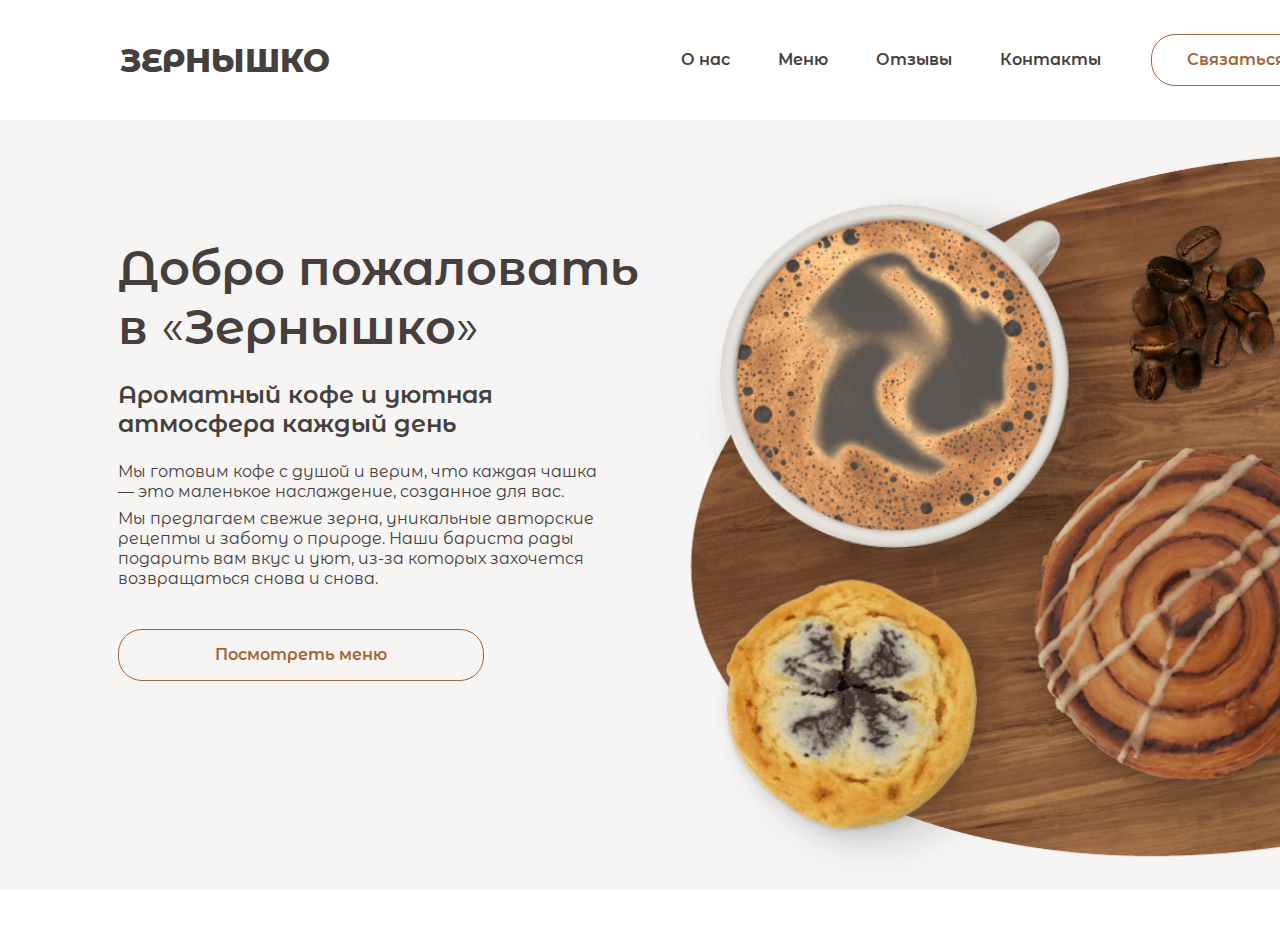
<file: Workshop-2/index.html>
<!DOCTYPE html>
<html lang="en">

<head>
    <meta charset="UTF-8">
    <meta name="viewport" content="width=device-width, initial-scale=1.0">
    <link
        href="https://fonts.googleapis.com/css2?family=Montserrat+Alternates:ital,wght@0,100;0,200;0,300;0,400;0,500;0,600;0,700;0,800;0,900;1,100;1,200;1,300;1,400;1,500;1,600;1,700;1,800;1,900&family=Montserrat:ital,wght@0,100..900;1,100..900&family=Pacifico&family=Vollkorn:ital,wght@0,400..900;1,400..900&display=swap"
        rel="stylesheet">
    <title>Сайт Кофейни</title>
    <link rel="stylesheet" href="css/style.css">
</head>

<body>
    <header class="header">
        <p class="header__logo">Зернышко</p>
        <nav class="header__nav">
            <ul class="header__navbar">
                <li class="header__item">
                    <a class="header__link" href="#">
                        О нас
                    </a>
                </li>
                <li class="header__item">
                    <a class="header__link" href="#">
                        Меню
                    </a>
                </li>
                <li class="header__item">
                    <a class="header__link" href="#">
                        Отзывы
                    </a>
                </li>
                <li class="header__item">
                    <a class="header__link" href="#">
                        Контакты
                    </a>
                </li>
            </ul>
        </nav>
        <button class="header__button">
            Связаться
        </button>
    </header>

    <main class="main">
        <section class="main__section">
            <div class="section__box">
                <h1 class="box__title">
                    Добро пожаловать в <span class="title__weight">&laquo;</span>Зернышко<span class="title__weight">&raquo;</span>
                </h1>
                <h2 class="box__subtitle">
                    Ароматный кофе и уютная атмосфера каждый день
                </h2>
                <p class="box__text mt24">
                    Мы готовим кофе с душой и верим, что каждая чашка — это маленькое наслаждение, созданное для вас.
                </p>
                <p class="box__text mt7"> 
                    Мы предлагаем свежие зерна, уникальные авторские рецепты и заботу о природе. Наши бариста рады подарить вам вкус и уют, из-за которых захочется возвращаться снова и снова.
                </p>
            </div>
            <button class="section__button">
                Посмотреть меню
            </button>
        </section>
        <div class="main__collage">
            <div class="collage__board"></div>
            <div class="collage__coffee-beans"></div>
            <div class="collage__coffee"></div>
            <div class="collage__cinabon"></div>
            <div class="collage__cookie"></div>
        </div>
    </main>
</body>

</html>
</file>
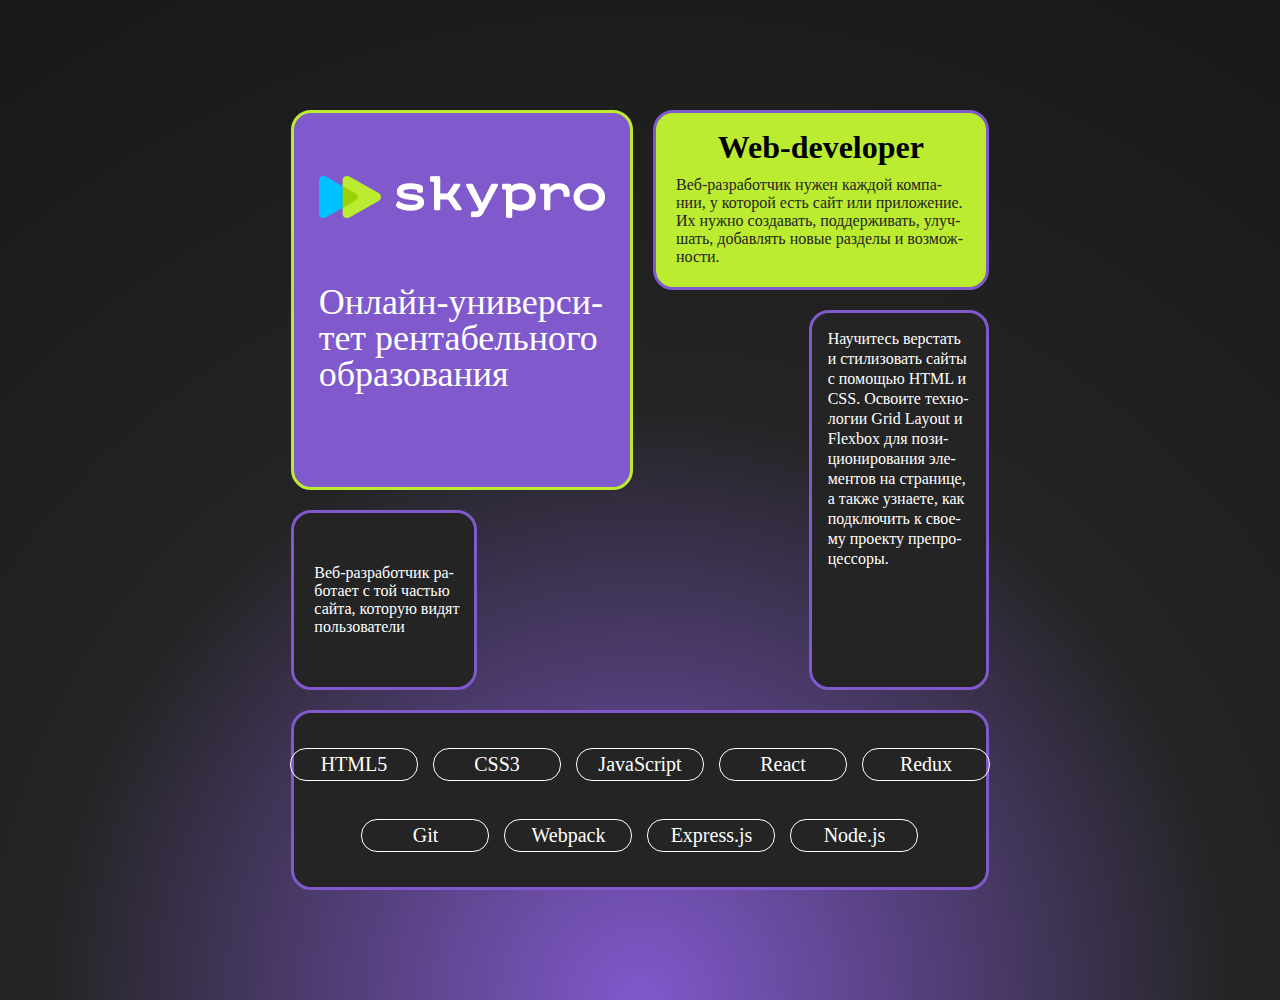
<file: Workshop_1/index.html>
<!DOCTYPE html>
<html lang="en">

<head>
    <meta charset="UTF-8">
    <meta name="viewport" content="width=device-width, initial-scale=1.0">
    <link rel="stylesheet" href="css/style.css">
    <title>Document</title>
</head>

<body>
    <div class="wrapper">
        <div class="wrapper-wrapper">
            <div class="box_1">
                <img src="images/SkyPro_Logo.png" alt="logo" class="box_1-logo">
                <p class="box_1-text">Он&shy;лайн-уни&shy;вер&shy;си&shy;тет рен&shy;та&shy;бель&shy;но&shy;го
                    об&shy;ра&shy;зо&shy;ва&shy;ния</p>
            </div>
            <div class="box_2">
                <div class="box_2-wrapper-1">
                    <h3 class="box_2-title">Web-developer</h3>
                </div>
                <div class="box_2-wrapper-2">
                    <p class="box_2-text">Веб-раз&shy;ра&shy;бот&shy;чик ну&shy;жен каж&shy;дой ком&shy;па&shy;нии, у
                        ко&shy;то&shy;рой есть сайт или при&shy;ло&shy;же&shy;ние. Их
                        нуж&shy;но соз&shy;да&shy;вать, под&shy;дер&shy;жи&shy;вать, улуч&shy;шать, до&shy;бав&shy;лять
                        но&shy;вые раз&shy;де&shy;лы и воз&shy;мож&shy;нос&shy;ти.</p>
                </div>
            </div>
            <div class="box_3">
                <p class="box_3-text">Веб-раз&shy;ра&shy;бот&shy;чик ра&shy;бо&shy;тает с той час&shy;тью сай&shy;та,
                    ко&shy;то&shy;рую ви&shy;дят поль&shy;зо&shy;ва&shy;те&shy;ли</p>
            </div>
            <div class="box_4">
                <p class="box_4-text">Нау&shy;чи&shy;тесь верс&shy;тать и сти&shy;ли&shy;зо&shy;вать сай&shy;ты с
                    по&shy;мощью HTML и CSS. Ос&shy;вои&shy;те тех&shy;но&shy;ло&shy;гии
                    Grid Layout и Flex&shy;box для по&shy;зи&shy;цио&shy;ни&shy;ро&shy;ва&shy;ния эле&shy;мен&shy;тов на
                    стра&shy;ни&shy;це, а так&shy;же уз&shy;нае&shy;те, как под&shy;клю&shy;чить к
                    свое&shy;му проек&shy;ту пре&shy;про&shy;цес&shy;со&shy;ры.</p>
            </div>
            <div class="box_5">
                <div class="box_5-wrapper_1">
                    <a href="#" class="box_5-link">
                        <div class="item_1">
                            HTML5
                        </div>
                    </a>
                    <a href="#" class="box_5-link">
                        <div class="item_2">
                            CSS3
                        </div>
                    </a>
                    <a href="#" class="box_5-link">
                        <div class="item_3">
                            JavaScript
                        </div>
                    </a>
                    <a href="#" class="box_5-link">
                        <div class="item_4">
                            React
                        </div>
                    </a>
                    <a href="#" class="box_5-link">
                        <div class="item_5">
                            Redux
                        </div>
                    </a>
                </div>
                <div class="box_5-wrapper_2">
                    <a href="#" class="box_5-link">
                        <div class="item_6">
                            Git
                        </div>
                    </a>
                    <a href="#" class="box_5-link">
                        <div class="item_7">
                            Webpack
                        </div>
                    </a>
                    <a href="#" class="box_5-link">
                        <div class="item_8">
                            Express.js
                        </div>
                    </a>
                    <a href="#" class="box_5-link">
                        <div class="item_9">
                            Node.js
                        </div>
                    </a>
                </div>
            </div>
        </div>
    </div>
</body>

</html>
</file>
<file: Workshop-2/css/style.css>
* {
  margin: 0;
  padding: 0;
  box-sizing: border-box;
}

.header {
  width: 1440px;
  height: 120px;
  margin: 0 auto;
  display: flex;
  align-items: center;
}
.header__logo {
  width: 305px;
  height: 39px;
  color: rgb(69, 64, 61);
  font-family: Montserrat Alternates;
  font-size: 32px;
  font-weight: 800;
  line-height: 39px;
  margin-left: 120px;
  text-transform: uppercase;
}
.header__nav {
  width: 422px;
  height: 20px;
  margin-left: 256px;
}
.header__nav .header__navbar {
  display: flex;
  gap: 48px;
}
.header__nav .header__navbar .header__item {
  list-style-type: none;
}
.header__nav .header__navbar .header__item .header__link {
  color: rgb(69, 64, 61);
  font-family: Montserrat Alternates;
  font-size: 16px;
  font-weight: 600;
  line-height: 20px;
  text-decoration: none;
}
.header__nav .header__navbar .header__item .header__link:hover {
  text-decoration: underline;
}
.header__button {
  width: 169px;
  height: 52px;
  display: flex;
  flex-direction: row;
  justify-content: center;
  align-items: center;
  padding: 16px 36px 16px 36px;
  box-sizing: border-box;
  border: 1px solid rgb(162, 101, 57);
  border-radius: 24px;
  background-color: transparent;
  color: rgb(162, 101, 57);
  font-family: Montserrat Alternates;
  font-size: 16px;
  font-weight: 600;
  line-height: 20px;
  margin-left: 48px;
}
.header__button:hover {
  color: #fff;
  background-color: rgb(162, 101, 57);
  cursor: pointer;
}

.main {
  width: 1440px;
  height: 770px;
  margin: 0 auto;
  background: rgb(246, 245, 244);
  padding-top: 118.85px;
  position: relative;
}
.main__section {
  margin-left: 118px;
  /* margin-top: 118.85px; */
  display: flex;
  flex-direction: column;
  gap: 40px;
}
.main__section .section__box .box__title {
  width: 560px;
  height: 117px;
  color: rgb(69, 64, 61);
  font-family: Montserrat Alternates;
  font-size: 48px;
  font-weight: 600;
  line-height: 59px;
}
.main__section .section__box .box__title .title__weight {
  font-weight: 400;
}
.main__section .section__box .box__subtitle {
  width: 498.9px;
  height: 58px;
  color: rgb(69, 64, 61);
  font-family: Montserrat Alternates;
  font-size: 24px;
  font-weight: 600;
  line-height: 29px;
  margin-top: 24px;
}
.main__section .section__box .box__text {
  width: 498.9px;
  /* height: 127px; */
  color: rgb(69, 64, 61);
  font-family: Montserrat Alternates;
  font-size: 16px;
  font-weight: 400;
  line-height: 20px;
}
.main__section .section__box .mt24 {
  margin-top: 24px;
}
.main__section .section__box .mt7 {
  margin-top: 7px;
}
.main__section .section__button {
  width: 366px;
  height: 52px;
  box-sizing: border-box;
  border: 1px solid rgb(162, 101, 57);
  border-radius: 24px;
  color: rgb(162, 101, 57);
  font-family: Montserrat Alternates;
  font-size: 16px;
  font-weight: 600;
  line-height: 20px;
  background-color: transparent;
}
.main__section .section__button:hover {
  color: #fff;
  background-color: rgb(162, 101, 57);
  cursor: pointer;
}
.main__collage .collage__board {
  max-width: 855px;
  min-width: 805px;
  height: 870px;
  background-image: url(../images/board.png);
  background-position: left;
  background-repeat: no-repeat;
  background-size: cover;
  position: absolute;
  top: -50px;
  right: 0px;
}
.main__collage .collage__coffee-beans {
  width: 270.15px;
  height: 270.15px;
  background-image: url(../images/coffee-beans.png);
  background-position: left;
  background-repeat: no-repeat;
  background-size: cover;
  position: absolute;
  top: 63.85px;
  right: 104.17px;
  z-index: 1;
}
.main__collage .collage__coffee {
  width: 575.15px;
  height: 575.15px;
  background-image: url(../images/coffee.png);
  background-position: left;
  background-repeat: no-repeat;
  background-size: cover;
  position: absolute;
  top: -45px;
  right: 230.17px;
  z-index: 1;
}
.main__collage .collage__cinabon {
  width: 578.15px;
  height: 578.15px;
  background-image: url(../images/cinabon.png);
  background-position: left;
  background-repeat: no-repeat;
  background-size: cover;
  position: absolute;
  top: 198px;
  right: -60.17px;
  z-index: 1;
}
.main__collage .collage__cookie {
  width: 393.15px;
  height: 393.15px;
  background-image: url(../images/cookie.png);
  background-position: left;
  background-repeat: no-repeat;
  background-size: cover;
  position: absolute;
  top: 383px;
  right: 394.17px;
  z-index: 1;
}/*# sourceMappingURL=style.css.map */
</file>
<file: Workshop_1/css/style.css>
* {
    margin: 0;
    padding: 0;
    box-sizing: border-box;
}

body {
    display: flex;
    flex-direction: column;
    justify-content: center;
    align-items: center;
    /* background: #1E1E1E; */
    background: radial-gradient(circle at bottom, #8059CC, #242424, #181818);
}

.wrapper {
    max-width: 1440px;
    /* height: 1024px; */
    display: flex;
    flex-direction: column;
    justify-content: center;
    align-items: center;
    /* background: radial-gradient(at bottom, #8059CC, #242424, #181818); */
}

.wrapper-wrapper {
    display: grid;
    grid-template-columns: 2fr repeat(4, 1fr) 2fr;
    grid-template-rows: 0.5fr repeat(4, 1fr) 0.5fr;
    grid-template-areas:
        '. . . . . .'
        '. box_1 box_1 box_2 box_2 .'
        '. box_1 box_1 . box_4 .'
        '. box_3 . . box_4 .'
        '. box_5 box_5 box_5 box_5 .'
        '. . . . . .';
    gap: 20px;
}

.box_1 {
    display: flex;
    flex-direction: column;
    justify-content: center;
    align-items: center;
    grid-area: box_1;
    /* grid-column: span 2; */
    background: rgb(128, 89, 204);
    box-sizing: border-box;
    border: 3px solid rgb(188, 236, 48);
    border-radius: 20px;
    background: rgb(128, 89, 204);
    color: rgb(255, 255, 255);
    font-family: Montserrat;
    font-size: 36px;
    font-weight: 400;
    line-height: 36px;
    letter-spacing: 0%;
    text-align: left;
    /* Main header */
    /* width: 380px; */
    /* height: 380px; */

}

.box_1-logo {
    margin-bottom: 66px;
    /* SkyPro Logo */
    width: 287px;
    height: 42px;

}

.box_1-text {
    color: rgb(255, 255, 255);
    font-family: Montserrat;
    font-size: 36px;
    font-weight: 400;
    line-height: 36px;
    letter-spacing: 0%;
    text-align: left;
    /* Онлайн-университет рентабельного образования */
    max-width: 287px;
    height: 140px;

}

.box_2 {
    grid-area: box_2;
    box-sizing: border-box;
    border: 3px solid rgb(128, 89, 204);
    border-radius: 20px;
    background: rgb(188, 236, 48);
    padding-top: 15px;
    /* Sub header */
    /*  width: 380px; */
    /* height: 180px; */
    display: flex;
    flex-direction: row;
    flex-wrap: wrap;
    justify-content: center;
    align-items: center;
}

.box_2-title {
    color: rgb(0, 0, 0);
    font-family: Montserrat Alternates;
    font-size: 32px;
    font-weight: 700;
    text-align: center;
    margin-bottom: 9px;
}

.box_2-text {
    color: rgb(36, 36, 36);
    font-family: Montserrat Alternates;
    font-size: 16px;
    font-weight: 400;
    text-align: left;
    padding-left: 20px;
    padding-right: 20px;
    padding-bottom: 20px;
}

.box_3 {
    grid-area: box_3;
    box-sizing: border-box;
    border: 3px solid rgb(128, 89, 204);
    border-radius: 20px;
    background: rgb(36, 36, 36);
    display: flex;
    flex-direction: column;
    justify-content: center;
    align-items: center;
    padding-top: auto;
    padding-right: 8px;
    padding-bottom: auto;
    padding-left: 20px;
}

.box_3-text {
    font-family: 'Montserrat';
    font-weight: 400;
    font-size: 16px;
    color: rgb(255, 255, 255);
    width: 152px;
    /* height: 122px; */
}

.box_4 {
    grid-area: box_4;
    /* About learning */
    width: 180px;
    /* height: 380px; */
    box-sizing: border-box;
    border: 3px solid rgb(128, 89, 204);
    border-radius: 20px;
    background: rgb(36, 36, 36);
    padding: 16px;
}

.box_4-text {
    color: rgb(255, 255, 255);
    font-family: Montserrat Alternates;
    font-size: 16px;
    font-weight: 400;
    line-height: 20px;
    letter-spacing: 0%;
    text-align: left;
}

.box_5 {
    grid-area: box_5;
    /* width: 780px; */
    height: 180px;
    border: 3px solid rgb(128, 89, 204);
    border-radius: 20px;
    background: rgb(36, 36, 36);
    display: flex;
    flex-direction: column;
    justify-content: center;
    align-items: center;
    gap: 38px;
}

.box_5-wrapper_1 {
    display: flex;
    flex-direction: row;
    gap: 15px;
}

.box_5-wrapper_2 {
    display: flex;
    flex-direction: row;
    gap: 15px;
}

.box_5-link {
    text-decoration: none;
}

.box_5-link:hover {
    background: radial-gradient(circle at bottom, #8059CC, #242424, #181818);
}

.item_1 {
    /* Прямоугольник 12 */
    width: 128px;
    height: 33px;
    border: 1px solid rgb(255, 255, 255);
    border-radius: 16px;
    color: rgb(255, 255, 255);
    font-family: 'Montserrat';
    font-size: 20px;
    font-weight: 400;
    display: flex;
    flex-direction: column;
    justify-content: center;
    align-items: center;

}



.item_2 {
    width: 128px;
    height: 33px;
    border: 1px solid rgb(255, 255, 255);
    border-radius: 16px;
    color: rgb(255, 255, 255);
    font-family: 'Montserrat';
    font-size: 20px;
    font-weight: 400;
    display: flex;
    flex-direction: column;
    justify-content: center;
    align-items: center;
}

.item_3 {
    width: 128px;
    height: 33px;
    border: 1px solid rgb(255, 255, 255);
    border-radius: 16px;
    color: rgb(255, 255, 255);
    font-family: 'Montserrat';
    font-size: 20px;
    font-weight: 400;
    display: flex;
    flex-direction: column;
    justify-content: center;
    align-items: center;
}

.item_4 {
    width: 128px;
    height: 33px;
    border: 1px solid rgb(255, 255, 255);
    border-radius: 16px;
    color: rgb(255, 255, 255);
    font-family: 'Montserrat';
    font-size: 20px;
    font-weight: 400;
    display: flex;
    flex-direction: column;
    justify-content: center;
    align-items: center;
}

.item_5 {
    width: 128px;
    height: 33px;
    border: 1px solid rgb(255, 255, 255);
    border-radius: 16px;
    color: rgb(255, 255, 255);
    font-family: 'Montserrat';
    font-size: 20px;
    font-weight: 400;
    display: flex;
    flex-direction: column;
    justify-content: center;
    align-items: center;
}

.item_6 {
    width: 128px;
    height: 33px;
    border: 1px solid rgb(255, 255, 255);
    border-radius: 16px;
    color: rgb(255, 255, 255);
    font-family: 'Montserrat';
    font-size: 20px;
    font-weight: 400;
    display: flex;
    flex-direction: column;
    justify-content: center;
    align-items: center;
}

.item_7 {
    width: 128px;
    height: 33px;
    border: 1px solid rgb(255, 255, 255);
    border-radius: 16px;
    color: rgb(255, 255, 255);
    font-family: 'Montserrat';
    font-size: 20px;
    font-weight: 400;
    display: flex;
    flex-direction: column;
    justify-content: center;
    align-items: center;
}

.item_8 {
    width: 128px;
    height: 33px;
    border: 1px solid rgb(255, 255, 255);
    border-radius: 16px;
    color: rgb(255, 255, 255);
    font-family: 'Montserrat';
    font-size: 20px;
    font-weight: 400;
    display: flex;
    flex-direction: column;
    justify-content: center;
    align-items: center;
}

.item_9 {
    width: 128px;
    height: 33px;
    border: 1px solid rgb(255, 255, 255);
    border-radius: 16px;
    color: rgb(255, 255, 255);
    font-family: 'Montserrat';
    font-size: 20px;
    font-weight: 400;
    display: flex;
    flex-direction: column;
    justify-content: center;
    align-items: center;
}
</file>
